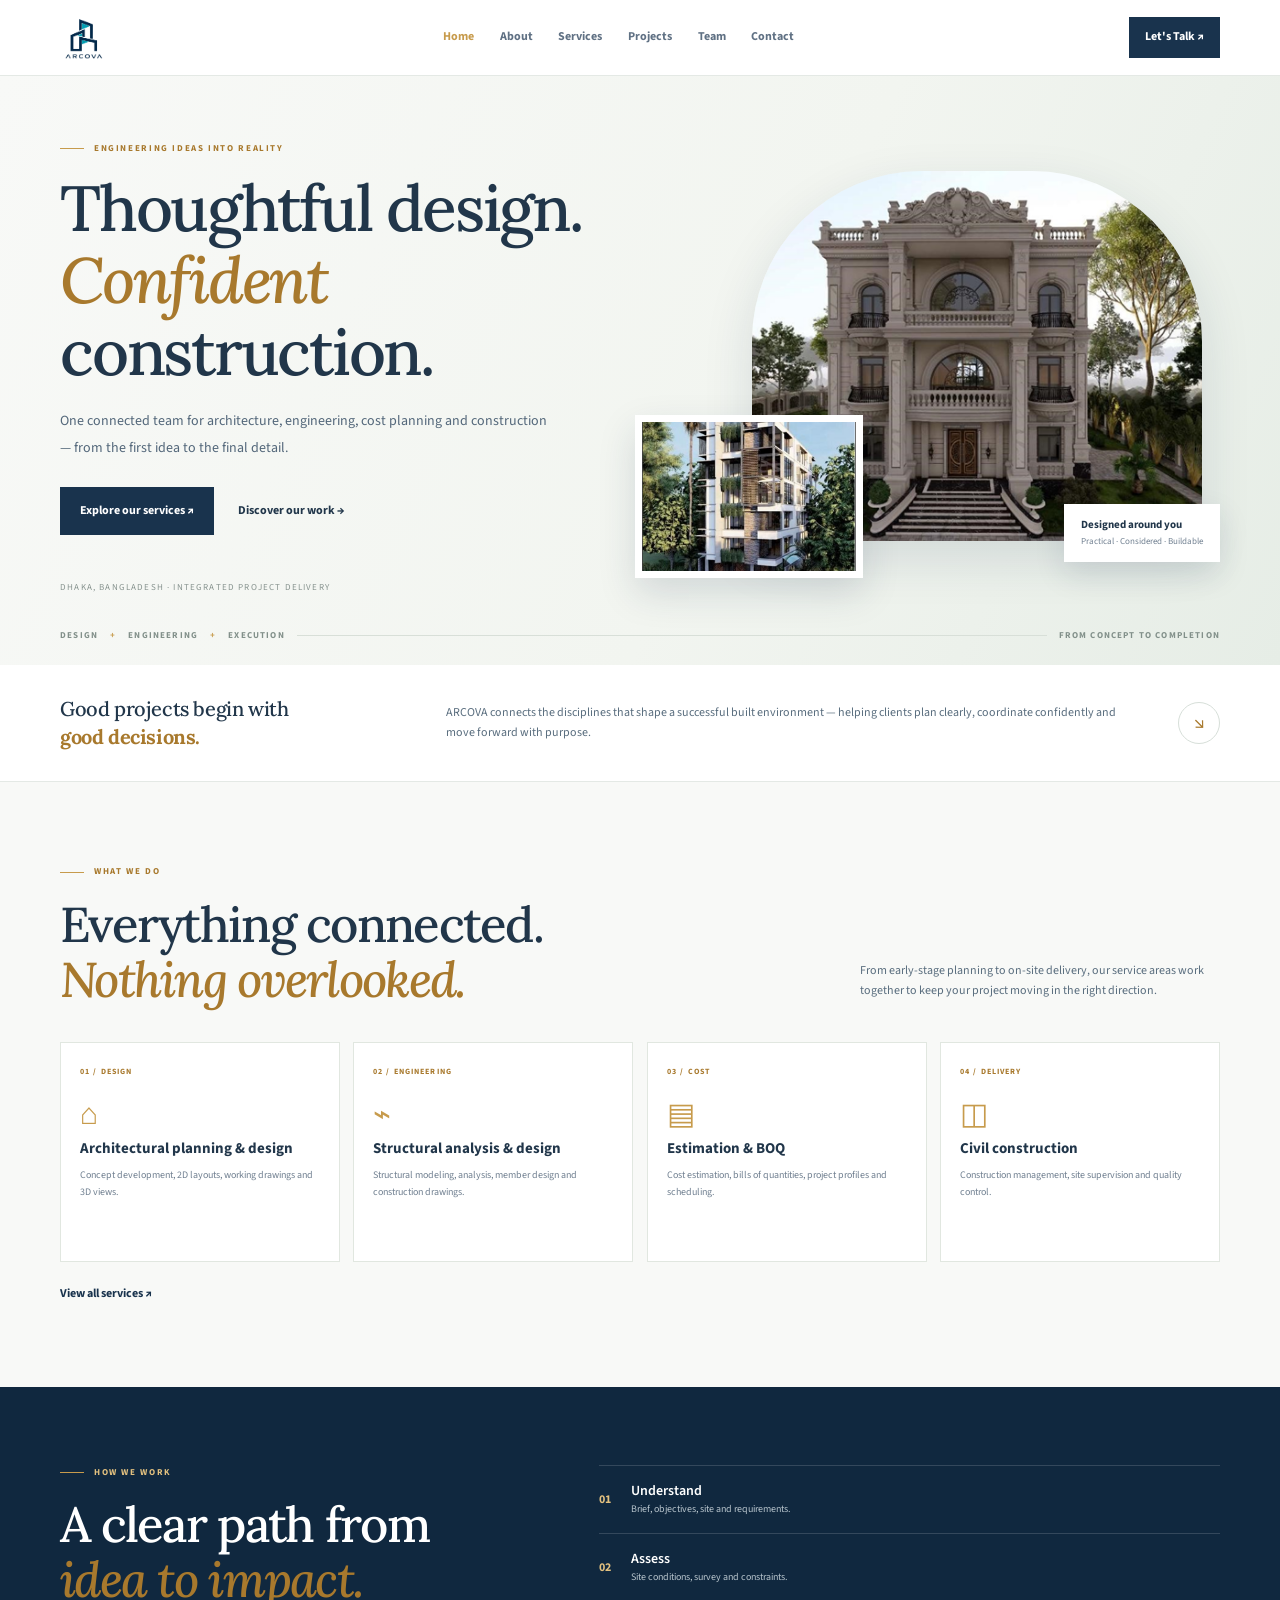
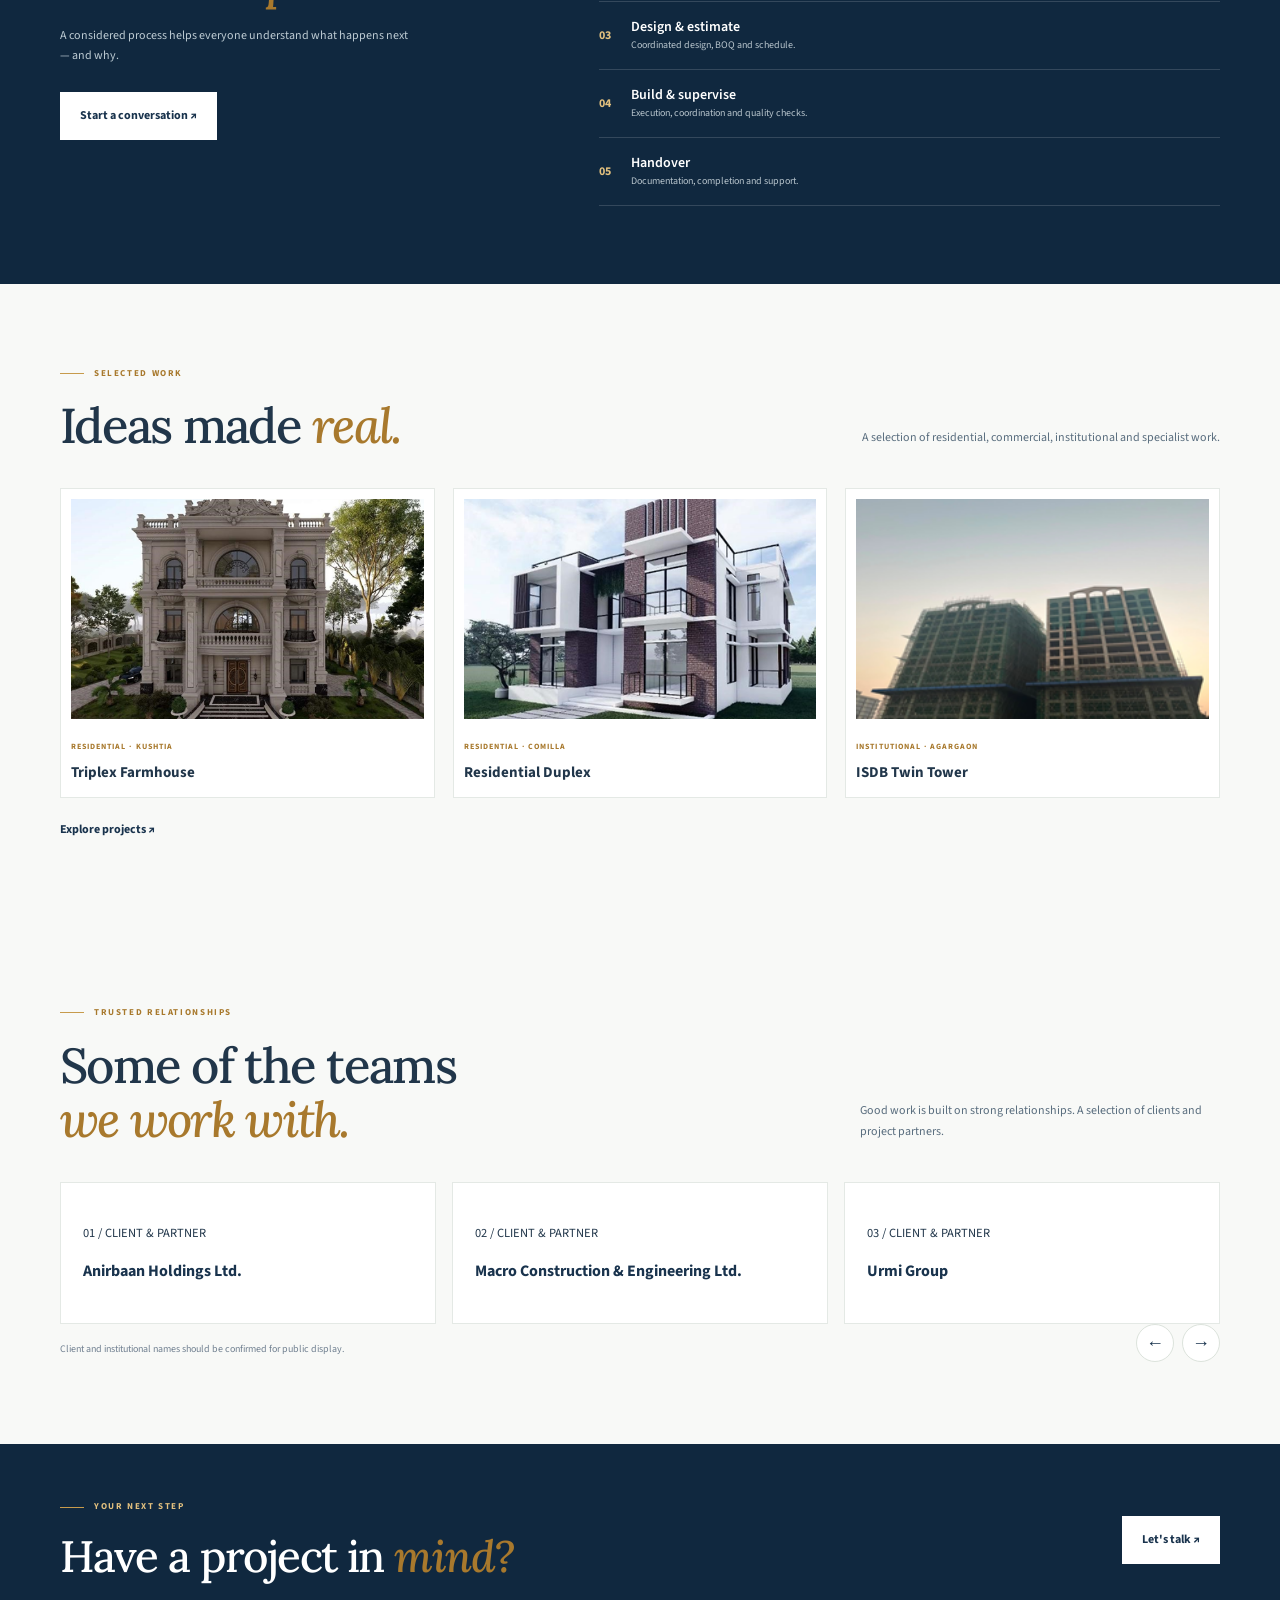
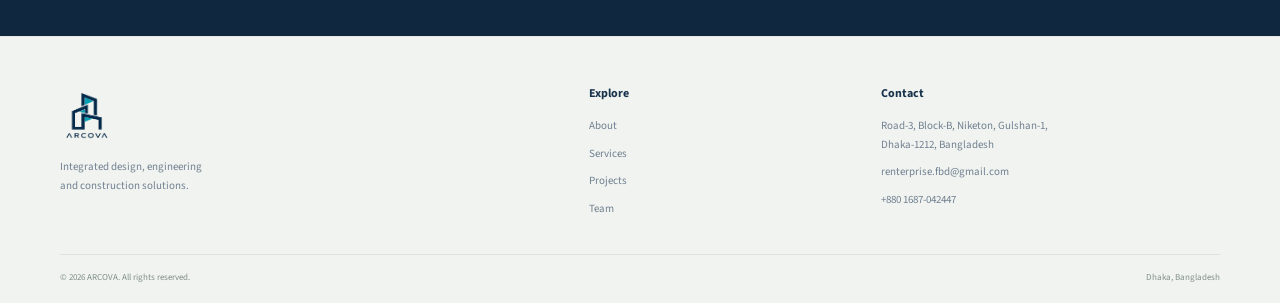
<file: index.html>
<!doctype html>
<html lang="en">
  <head>
    <meta charset="utf-8">
    <meta name="viewport" content="width=device-width,initial-scale=1">
    <title>Home | ARCOVA</title>
    <meta name="description" content="Architecture, engineering, cost planning and construction in Bangladesh.">
    <link rel="preconnect" href="https://fonts.googleapis.com">
    <link rel="preconnect" href="https://fonts.gstatic.com" crossorigin>
    <link href="https://fonts.googleapis.com/css2?family=Lora:wght@400;500;600;700&family=Source+Sans+3:wght@400;500;600;700&display=swap" rel="stylesheet">
    <link rel="stylesheet" href="style.css">
  </head>
  <body>
    <header class="site-header">
      <div class="wrap nav">
        <a class="brand" href="index.html">
          <img class="brand-logo" src="img/Logo_Arcova.png" alt="ARCOVA — Build, Consultation & Design">
        </a>
        <button class="menu-toggle" aria-label="Toggle navigation" aria-expanded="false">☰</button>
        <nav class="menu" aria-label="Main navigation">
          <a aria-current="page" href="index.html">Home</a>
          <a  href="about.html">About</a>
          <a  href="services.html">Services</a>
          <a  href="projects.html">Projects</a>
          <a  href="team.html">Team</a>
          <a  href="contact.html">Contact</a>
        </nav>
        <a class="button small nav-cta" href="contact.html">Let's Talk ↗</a>
      </div>
    </header>
    <main>
      <section class="hero">
        <div class="wrap hero-grid">
          <div>
            <p class="eyebrow">ENGINEERING IDEAS INTO REALITY</p>
            <h1>Thoughtful design.<br>
            <em>Confident</em> construction.</h1>
            <p class="lead">One connected team for architecture, engineering, cost planning and construction — from the first idea to the final detail.</p>
            <div class="actions">
              <a class="button" href="services.html">Explore our services ↗</a>
              <a class="plain-link" href="projects.html">Discover our work →</a>
            </div>
            <p class="location">DHAKA, BANGLADESH · INTEGRATED PROJECT DELIVERY</p>
          </div>
          <div class="hero-art">
            <img class="hero-image" src="img/farmhouse.png" alt="Farmhouse design project">
            <img class="inset-image" src="img/apartment_facade.png" alt="Apartment facade">
            <div class="image-note">
              <b>Designed around you</b>
              <small>Practical · Considered · Buildable</small>
            </div>
          </div>
        </div>
        <div class="wrap hero-strip">DESIGN <i>+</i> ENGINEERING <i>+</i> EXECUTION <span>
      </span> FROM CONCEPT TO COMPLETION</div>
    </section>
    <section class="intro">
      <div class="wrap intro-grid">
        <h2>Good projects begin with<br>
        <strong>good decisions.</strong>
      </h2>
      <p>ARCOVA connects the disciplines that shape a successful built environment — helping clients plan clearly, coordinate confidently and move forward with purpose.</p>
      <a class="circle" href="about.html" aria-label="About ARCOVA">↘</a>
    </div>
  </section>
  <section class="section">
    <div class="wrap">
      <div class="section-head">
        <div>
          <p class="eyebrow">WHAT WE DO</p>
          <h2>Everything connected.<br>
          <em>Nothing overlooked.</em>
        </h2>
      </div>
      <p>From early-stage planning to on-site delivery, our service areas work together to keep your project moving in the right direction.</p>
    </div>
    <div class="service-grid">
      <article class="interactive-card">
        <small>01 / DESIGN</small>
        <b>⌂</b>
        <h3>Architectural planning & design</h3>
        <p>Concept development, 2D layouts, working drawings and 3D views.</p>
      </article>
      <article class="interactive-card">
        <small>02 / ENGINEERING</small>
        <b>⌁</b>
        <h3>Structural analysis & design</h3>
        <p>Structural modeling, analysis, member design and construction drawings.</p>
      </article>
      <article class="interactive-card">
        <small>03 / COST</small>
        <b>▤</b>
        <h3>Estimation & BOQ</h3>
        <p>Cost estimation, bills of quantities, project profiles and scheduling.</p>
      </article>
      <article class="interactive-card">
        <small>04 / DELIVERY</small>
        <b>◫</b>
        <h3>Civil construction</h3>
        <p>Construction management, site supervision and quality control.</p>
      </article>
    </div>
    <a class="text-link" href="services.html">View all services ↗</a>
  </div>
</section>
<section class="process">
  <div class="wrap process-grid">
    <div>
      <p class="eyebrow light">HOW WE WORK</p>
      <h2>A clear path from<br>
      <em>idea to impact.</em>
    </h2>
    <p>A considered process helps everyone understand what happens next — and why.</p>
    <a class="button pale" href="contact.html">Start a conversation ↗</a>
  </div>
  <div class="steps">
    <div>
      <b>01</b>
      <span>
        <strong>Understand</strong>
        <small>Brief, objectives, site and requirements.</small>
      </span>
    </div>
    <div>
      <b>02</b>
      <span>
        <strong>Assess</strong>
        <small>Site conditions, survey and constraints.</small>
      </span>
    </div>
    <div>
      <b>03</b>
      <span>
        <strong>Design & estimate</strong>
        <small>Coordinated design, BOQ and schedule.</small>
      </span>
    </div>
    <div>
      <b>04</b>
      <span>
        <strong>Build & supervise</strong>
        <small>Execution, coordination and quality checks.</small>
      </span>
    </div>
    <div>
      <b>05</b>
      <span>
        <strong>Handover</strong>
        <small>Documentation, completion and support.</small>
      </span>
    </div>
  </div>
</div>
</section>
<section class="section">
  <div class="wrap">
    <div class="section-head">
      <div>
        <p class="eyebrow">SELECTED WORK</p>
        <h2>Ideas made <em>real.</em>
      </h2>
    </div>
    <p>A selection of residential, commercial, institutional and specialist work.</p>
  </div>
  <div class="project-preview">
    <article class="interactive-card">
      <img src="img/farmhouse.png" alt="Triplex farmhouse">
      <small>RESIDENTIAL · KUSHTIA</small>
      <h3>Triplex Farmhouse</h3>
    </article>
    <article class="interactive-card">
      <img src="img/duplex.png" alt="Residential duplex">
      <small>RESIDENTIAL · COMILLA</small>
      <h3>Residential Duplex</h3>
    </article>
    <article class="interactive-card">
      <img src="img/isbd.png" alt="ISDB Twin Tower">
      <small>INSTITUTIONAL · AGARGAON</small>
      <h3>ISDB Twin Tower</h3>
    </article>
  </div>
  <a class="text-link" href="projects.html">Explore projects ↗</a>
</div>
</section>
<section class="section client-section" aria-labelledby="client-heading">
  <div class="wrap">
    <div class="section-head">
      <div>
        <p class="eyebrow">TRUSTED RELATIONSHIPS</p>
        <h2 id="client-heading">Some of the teams<br>
        <em>we work with.</em>
      </h2>
    </div>
    <p>Good work is built on strong relationships. A selection of clients and project partners.</p>
  </div>
  <div class="client-slider" data-slider>
    <div class="client-track" id="client-track">
      <article class="client-slide interactive-card">
        <small>01 / CLIENT & PARTNER</small>
        <strong>Anirbaan Holdings Ltd.</strong>
      </article>
      <article class="client-slide interactive-card">
        <small>02 / CLIENT & PARTNER</small>
        <strong>Macro Construction & Engineering Ltd.</strong>
      </article>
      <article class="client-slide interactive-card">
        <small>03 / CLIENT & PARTNER</small>
        <strong>Urmi Group</strong>
      </article>
      <article class="client-slide interactive-card">
        <small>04 / CLIENT & PARTNER</small>
        <strong>Urban Sight Real Estate Ltd.</strong>
      </article>
      <article class="client-slide interactive-card">
        <small>05 / CLIENT & PARTNER</small>
        <strong>Urbane Studio</strong>
      </article>
      <article class="client-slide interactive-card">
        <small>06 / CLIENT & PARTNER</small>
        <strong>Civil Aviation Authority of Bangladesh</strong>
      </article>
      <article class="client-slide interactive-card">
        <small>07 / CLIENT & PARTNER</small>
        <strong>Bangladesh Air Force</strong>
      </article>
      <article class="client-slide interactive-card">
        <small>08 / CLIENT & PARTNER</small>
        <strong>China Railway Construction Group JV</strong>
      </article>
    </div>
  </div>
  <div class="client-slider-controls">
    <p class="fineprint">Client and institutional names should be confirmed for public display.</p>
    <div>
      <button type="button" class="slider-arrow" data-slide="prev" aria-label="Previous clients">←</button>
      <button type="button" class="slider-arrow" data-slide="next" aria-label="Next clients">→</button>
    </div>
  </div>
</div>
</section>
<section class="contact-band">
  <div class="wrap band-inner">
    <div>
      <p class="eyebrow light">YOUR NEXT STEP</p>
      <h2>Have a project in <em>mind?</em>
    </h2>
  </div>
  <a class="button pale" href="contact.html">Let's talk ↗</a>
</div>
</section>
</main>
<footer class="site-footer">
  <div class="wrap footer-grid">
    <div>
      <a class="brand footer-brand" href="index.html">
        <img class="brand-logo" src="img/Logo_Arcova.png" alt="ARCOVA — Build, Consultation & Design">
      </a>
      <p>Integrated design, engineering<br>and construction solutions.</p>
    </div>
    <div>
      <b>Explore</b>
      <a href="about.html">About</a>
      <a href="services.html">Services</a>
      <a href="projects.html">Projects</a>
      <a href="team.html">Team</a>
    </div>
    <div>
      <b>Contact</b>
      <span>Road-3, Block-B, Niketon, Gulshan-1,<br>Dhaka-1212, Bangladesh</span>
      <a href="mailto:renterprise.fbd@gmail.com">renterprise.fbd@gmail.com</a>
      <a href="tel:+8801687042447">+880 1687-042447</a>
    </div>
  </div>
  <div class="wrap copyright">© 2026 ARCOVA. All rights reserved. <span>Dhaka, Bangladesh</span>
</div>
</footer>
<script src="script.js">
</script>
</body>
</html>
</file>
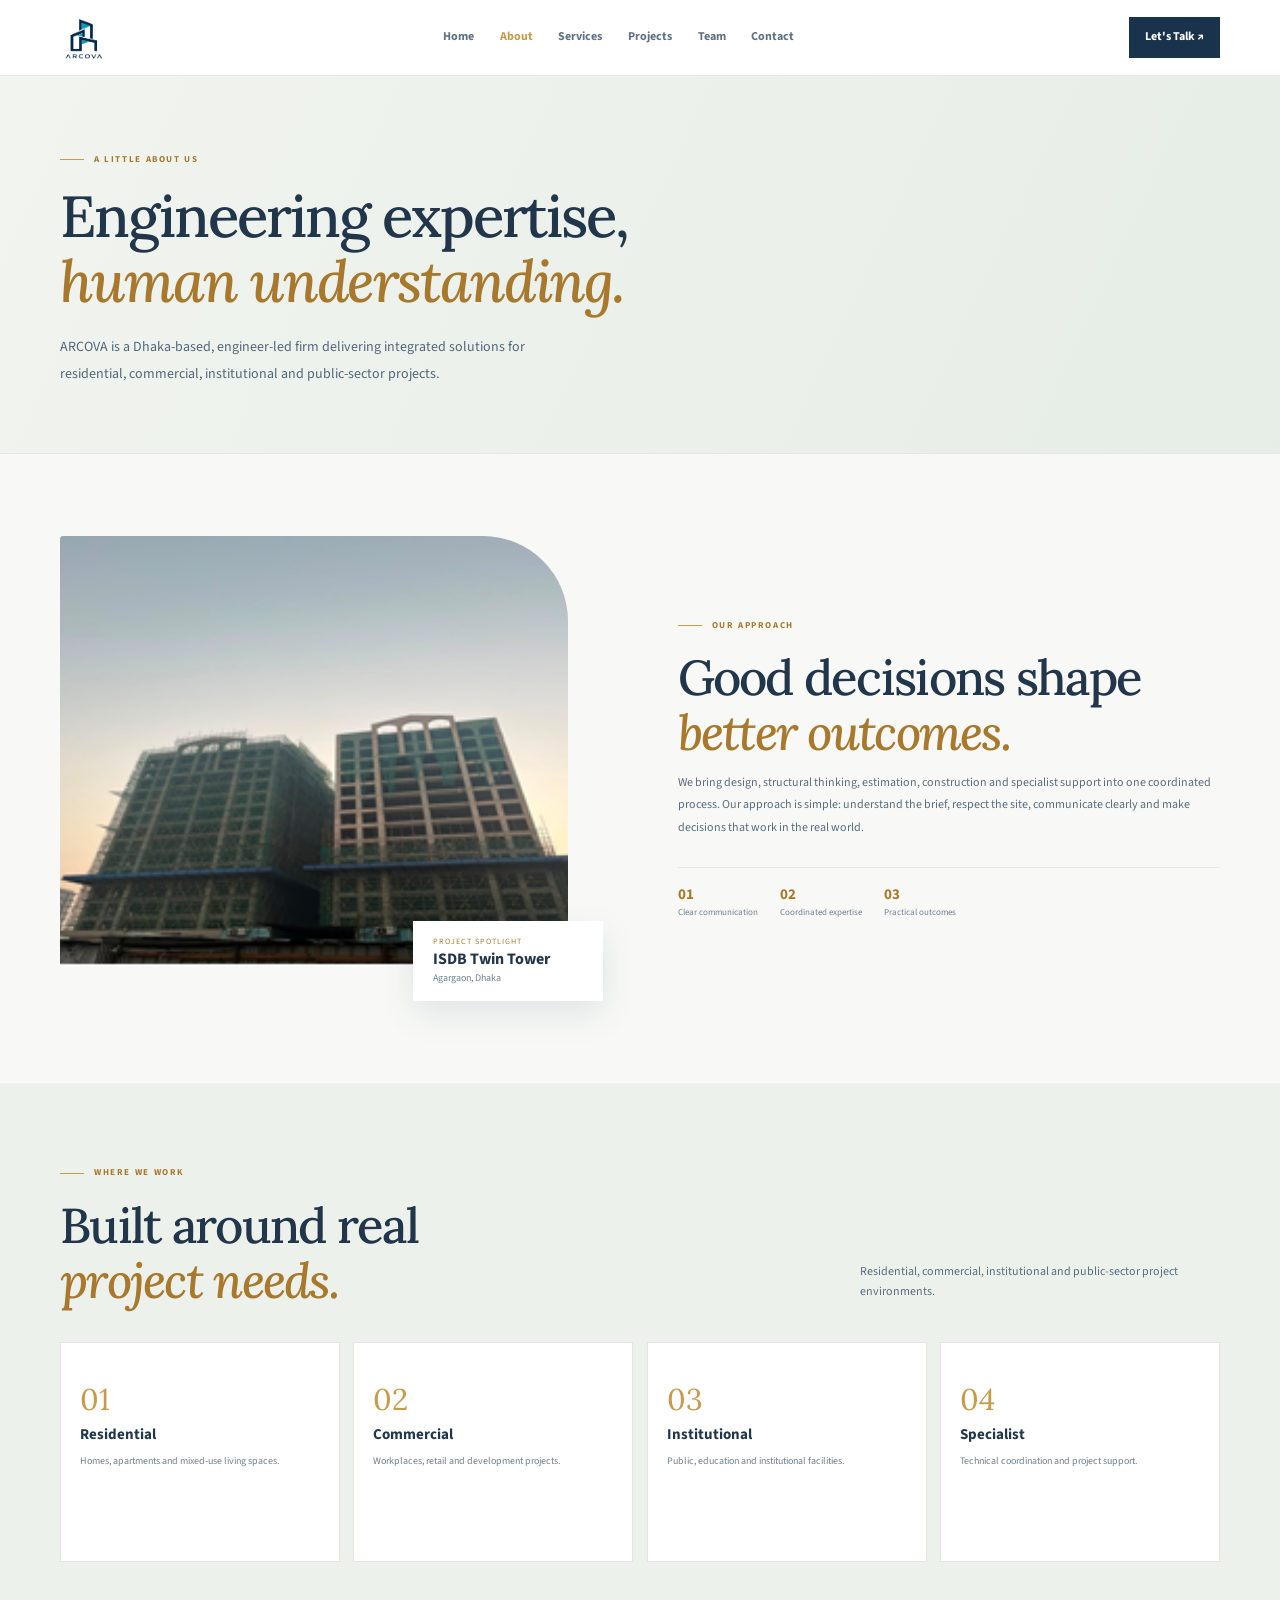
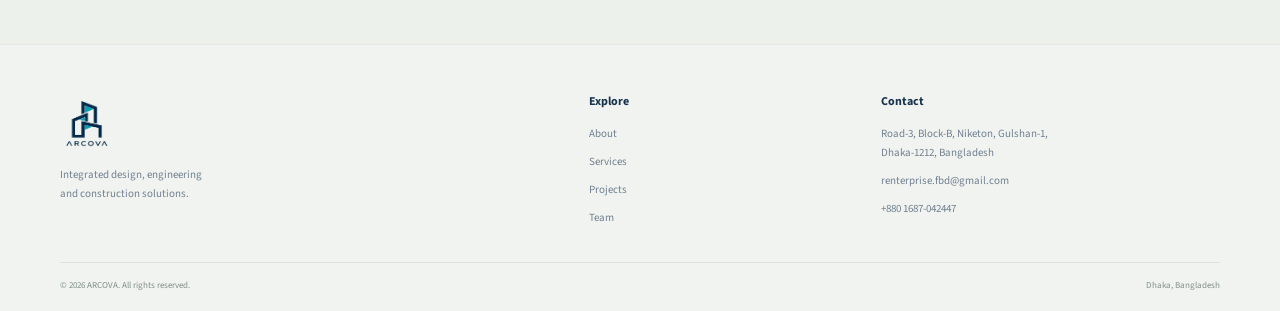
<file: about.html>
<!doctype html>
<html lang="en">
  <head>
    <meta charset="utf-8">
    <meta name="viewport" content="width=device-width,initial-scale=1">
    <title>About | ARCOVA</title>
    <meta name="description" content="Who ARCOVA is, how we work and the sectors we serve.">
    <link rel="preconnect" href="https://fonts.googleapis.com">
    <link rel="preconnect" href="https://fonts.gstatic.com" crossorigin>
    <link href="https://fonts.googleapis.com/css2?family=Lora:wght@400;500;600;700&family=Source+Sans+3:wght@400;500;600;700&display=swap" rel="stylesheet">
    <link rel="stylesheet" href="style.css">
  </head>
  <body>
    <header class="site-header">
      <div class="wrap nav">
        <a class="brand" href="index.html">
          <img class="brand-logo" src="img/Logo_Arcova.png" alt="ARCOVA — Build, Consultation & Design">
        </a>
        <button class="menu-toggle" aria-label="Toggle navigation" aria-expanded="false">☰</button>
        <nav class="menu" aria-label="Main navigation">
          <a  href="index.html">Home</a>
          <a aria-current="page" href="about.html">About</a>
          <a  href="services.html">Services</a>
          <a  href="projects.html">Projects</a>
          <a  href="team.html">Team</a>
          <a  href="contact.html">Contact</a>
        </nav>
        <a class="button small nav-cta" href="contact.html">Let's Talk ↗</a>
      </div>
    </header>
    <main>
      <section class="page-hero">
        <div class="wrap">
          <p class="eyebrow">A LITTLE ABOUT US</p>
          <h1>Engineering expertise,<br>
          <em>human understanding.</em>
        </h1>
        <p class="lead">ARCOVA is a Dhaka-based, engineer-led firm delivering integrated solutions for residential, commercial, institutional and public-sector projects.</p>
      </div>
    </section>
    <section class="section">
      <div class="wrap about-grid">
        <div class="about-image">
          <img src="img/isbd.png" alt="ISDB Twin Tower">
          <div class="caption">
            <small>PROJECT SPOTLIGHT</small>
            <b>ISDB Twin Tower</b>
            <span>Agargaon, Dhaka</span>
          </div>
        </div>
        <div>
          <p class="eyebrow">OUR APPROACH</p>
          <h2>Good decisions shape<br>
          <em>better outcomes.</em>
        </h2>
        <p>We bring design, structural thinking, estimation, construction and specialist support into one coordinated process. Our approach is simple: understand the brief, respect the site, communicate clearly and make decisions that work in the real world.</p>
        <div class="values">
          <span>
            <b>01</b> Clear communication</span>
            <span>
              <b>02</b> Coordinated expertise</span>
              <span>
                <b>03</b> Practical outcomes</span>
              </div>
            </div>
          </div>
        </section>
        <section class="services section">
          <div class="wrap">
            <div class="section-head">
              <div>
                <p class="eyebrow">WHERE WE WORK</p>
                <h2>Built around real<br>
                <em>project needs.</em>
              </h2>
            </div>
            <p>Residential, commercial, institutional and public-sector project environments.</p>
          </div>
          <div class="service-grid">
            <article class="interactive-card">
              <b>01</b>
              <h3>Residential</h3>
              <p>Homes, apartments and mixed-use living spaces.</p>
            </article>
            <article class="interactive-card">
              <b>02</b>
              <h3>Commercial</h3>
              <p>Workplaces, retail and development projects.</p>
            </article>
            <article class="interactive-card">
              <b>03</b>
              <h3>Institutional</h3>
              <p>Public, education and institutional facilities.</p>
            </article>
            <article class="interactive-card">
              <b>04</b>
              <h3>Specialist</h3>
              <p>Technical coordination and project support.</p>
            </article>
          </div>
        </div>
      </section>
    </main>
    <footer class="site-footer">
      <div class="wrap footer-grid">
        <div>
          <a class="brand footer-brand" href="index.html">
            <img class="brand-logo" src="img/Logo_Arcova.png" alt="ARCOVA — Build, Consultation & Design">
          </a>
          <p>Integrated design, engineering<br>and construction solutions.</p>
        </div>
        <div>
          <b>Explore</b>
          <a href="about.html">About</a>
          <a href="services.html">Services</a>
          <a href="projects.html">Projects</a>
          <a href="team.html">Team</a>
        </div>
        <div>
          <b>Contact</b>
          <span>Road-3, Block-B, Niketon, Gulshan-1,<br>Dhaka-1212, Bangladesh</span>
          <a href="mailto:renterprise.fbd@gmail.com">renterprise.fbd@gmail.com</a>
          <a href="tel:+8801687042447">+880 1687-042447</a>
        </div>
      </div>
      <div class="wrap copyright">© 2026 ARCOVA. All rights reserved. <span>Dhaka, Bangladesh</span>
    </div>
  </footer>
  <script src="script.js">
  </script>
</body>
</html>
</file>
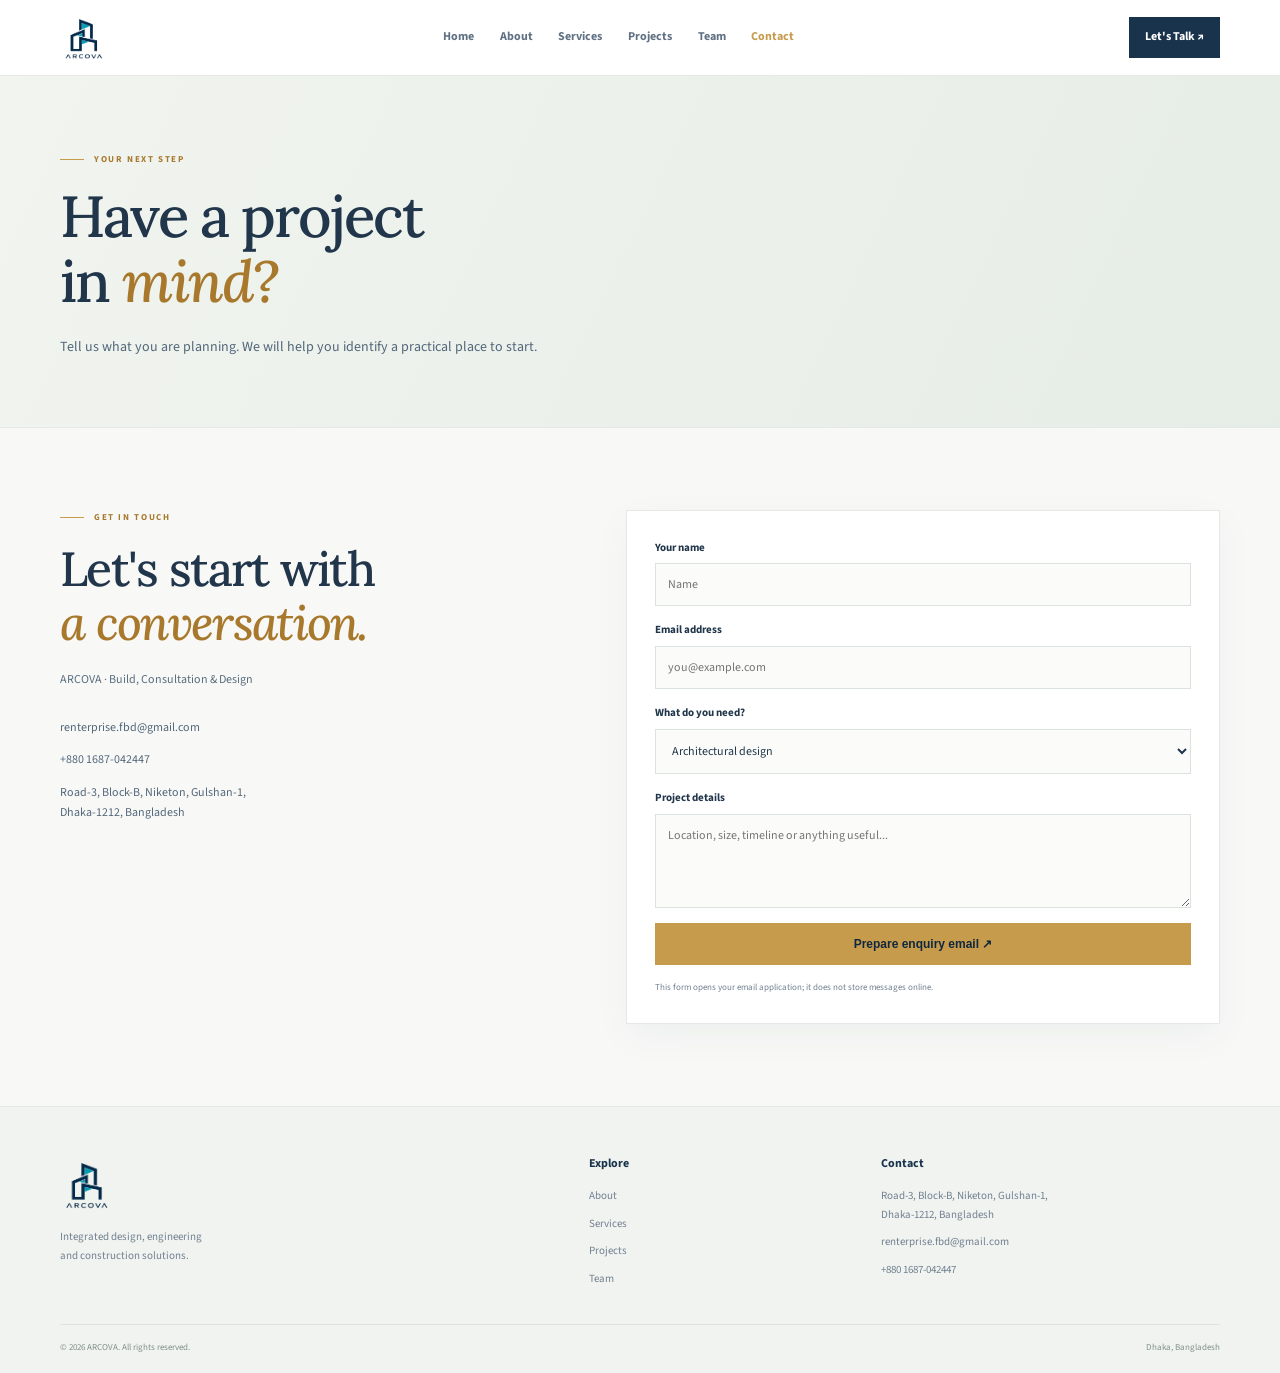
<file: contact.html>
<!doctype html>
<html lang="en">
  <head>
    <meta charset="utf-8">
    <meta name="viewport" content="width=device-width,initial-scale=1">
    <title>Contact | ARCOVA</title>
    <meta name="description" content="Contact ARCOVA in Dhaka for design, engineering and construction enquiries.">
    <link rel="preconnect" href="https://fonts.googleapis.com">
    <link rel="preconnect" href="https://fonts.gstatic.com" crossorigin>
    <link href="https://fonts.googleapis.com/css2?family=Lora:wght@400;500;600;700&family=Source+Sans+3:wght@400;500;600;700&display=swap" rel="stylesheet">
    <link rel="stylesheet" href="style.css">
  </head>
  <body>
    <header class="site-header">
      <div class="wrap nav">
        <a class="brand" href="index.html">
          <img class="brand-logo" src="img/Logo_Arcova.png" alt="ARCOVA — Build, Consultation & Design">
        </a>
        <button class="menu-toggle" aria-label="Toggle navigation" aria-expanded="false">☰</button>
        <nav class="menu" aria-label="Main navigation">
          <a  href="index.html">Home</a>
          <a  href="about.html">About</a>
          <a  href="services.html">Services</a>
          <a  href="projects.html">Projects</a>
          <a  href="team.html">Team</a>
          <a aria-current="page" href="contact.html">Contact</a>
        </nav>
        <a class="button small nav-cta" href="contact.html">Let's Talk ↗</a>
      </div>
    </header>
    <main>
      <section class="page-hero">
        <div class="wrap">
          <p class="eyebrow">YOUR NEXT STEP</p>
          <h1>Have a project<br>in <em>mind?</em>
        </h1>
        <p class="lead">Tell us what you are planning. We will help you identify a practical place to start.</p>
      </div>
    </section>
    <section class="section">
      <div class="wrap contact-grid contact-page">
        <div>
          <p class="eyebrow">GET IN TOUCH</p>
          <h2>Let's start with<br>
          <em>a conversation.</em>
        </h2>
        <p>ARCOVA · Build, Consultation & Design</p>
        <div class="contact-info">
          <a href="mailto:renterprise.fbd@gmail.com">renterprise.fbd@gmail.com</a>
          <a href="tel:+8801687042447">+880 1687-042447</a>
          <span>Road-3, Block-B, Niketon, Gulshan-1,<br>Dhaka-1212, Bangladesh</span>
        </div>
      </div>
      <form id="enquiry" class="enquiry-form">
        <label>Your name<input name="name" required placeholder="Name">
      </label>
      <label>Email address<input name="email" type="email" required placeholder="you@example.com">
    </label>
    <label>What do you need?<select name="service">
    <option>Architectural design</option>
    <option>Structural design</option>
    <option>BOQ & estimation</option>
    <option>Civil construction</option>
    <option>Interior design</option>
    <option>MEP & supply</option>
    <option>Soil test & survey</option>
    <option>Other</option>
  </select>
</label>
<label>Project details<textarea name="message" rows="4" placeholder="Location, size, timeline or anything useful...">
</textarea>
</label>
<button class="button gold" type="submit">Prepare enquiry email ↗</button>
<small class="form-note">This form opens your email application; it does not store messages online.</small>
</form>
</div>
</section>
</main>
<footer class="site-footer">
  <div class="wrap footer-grid">
    <div>
      <a class="brand footer-brand" href="index.html">
        <img class="brand-logo" src="img/Logo_Arcova.png" alt="ARCOVA — Build, Consultation & Design">
      </a>
      <p>Integrated design, engineering<br>and construction solutions.</p>
    </div>
    <div>
      <b>Explore</b>
      <a href="about.html">About</a>
      <a href="services.html">Services</a>
      <a href="projects.html">Projects</a>
      <a href="team.html">Team</a>
    </div>
    <div>
      <b>Contact</b>
      <span>Road-3, Block-B, Niketon, Gulshan-1,<br>Dhaka-1212, Bangladesh</span>
      <a href="mailto:renterprise.fbd@gmail.com">renterprise.fbd@gmail.com</a>
      <a href="tel:+8801687042447">+880 1687-042447</a>
    </div>
  </div>
  <div class="wrap copyright">© 2026 ARCOVA. All rights reserved. <span>Dhaka, Bangladesh</span>
</div>
</footer>
<script src="script.js">
</script>
</body>
</html>
</file>
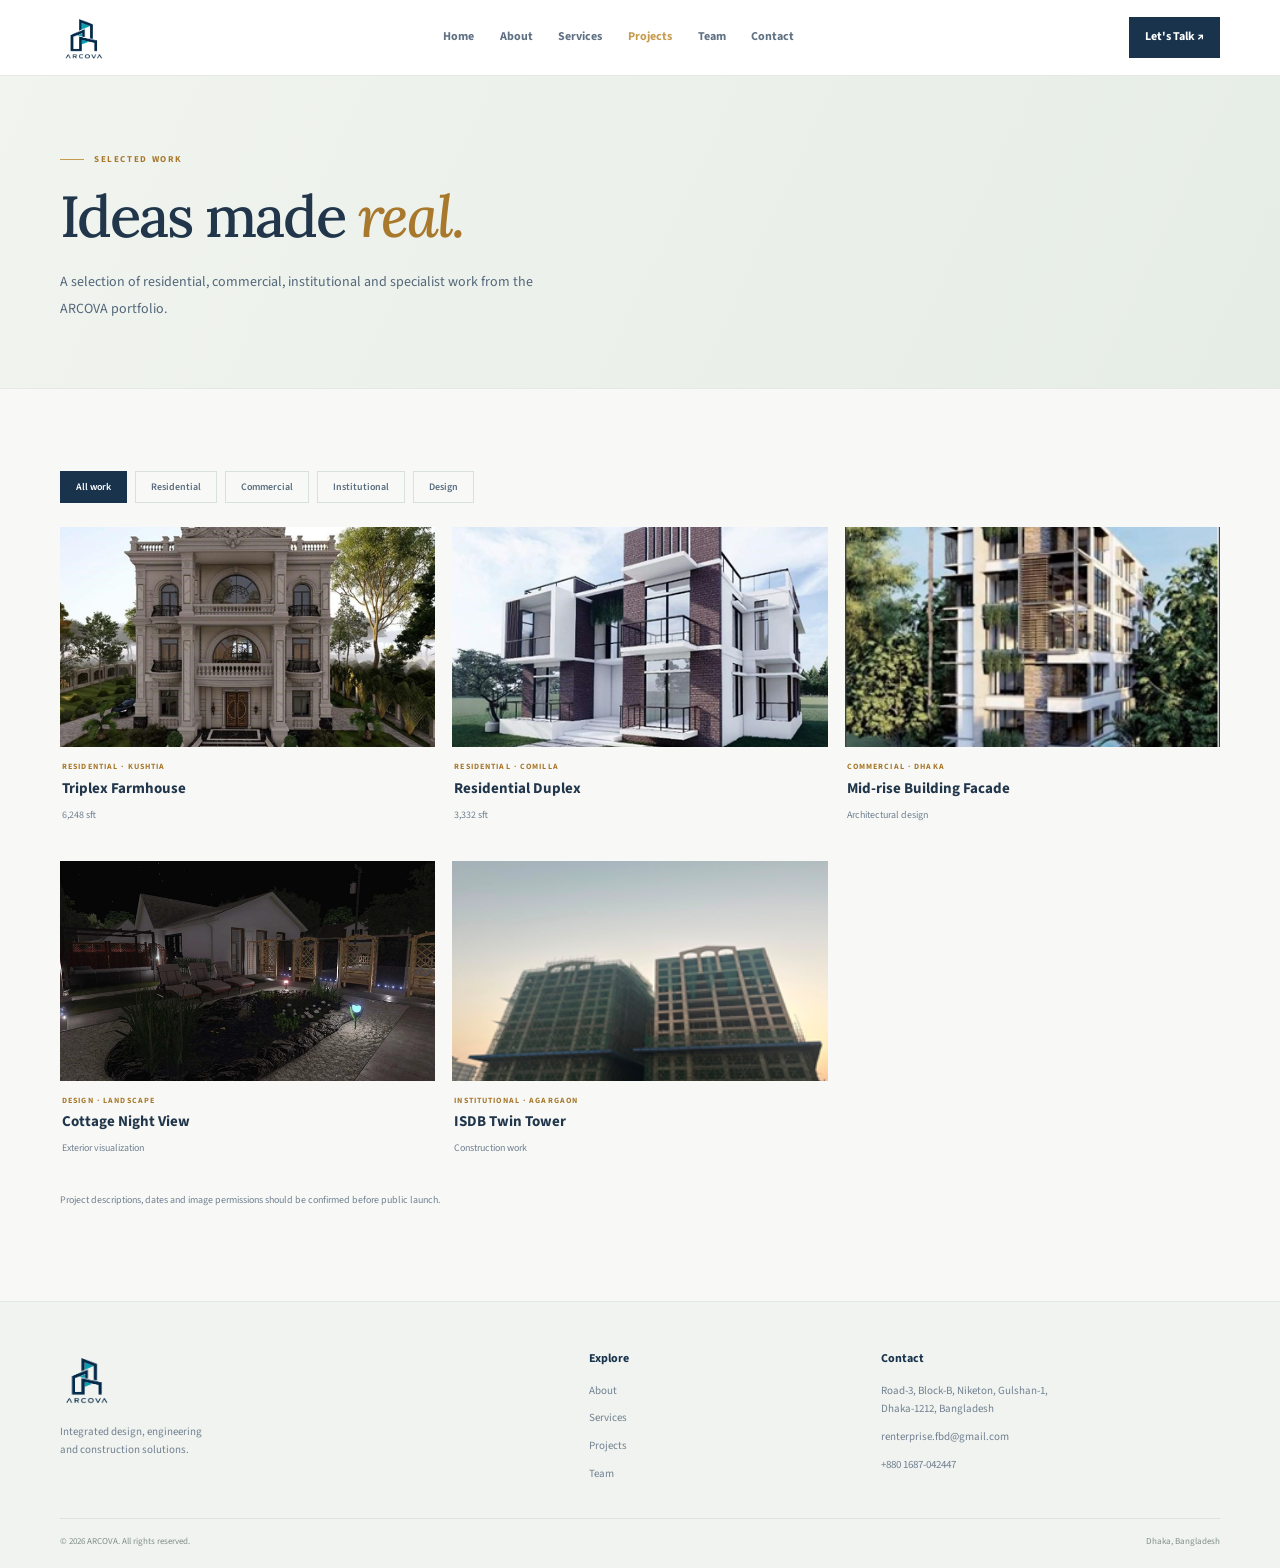
<file: projects.html>
<!doctype html>
<html lang="en">
  <head>
    <meta charset="utf-8">
    <meta name="viewport" content="width=device-width,initial-scale=1">
    <title>Projects | ARCOVA</title>
    <meta name="description" content="Selected residential, commercial, institutional and design projects by ARCOVA.">
    <link rel="preconnect" href="https://fonts.googleapis.com">
    <link rel="preconnect" href="https://fonts.gstatic.com" crossorigin>
    <link href="https://fonts.googleapis.com/css2?family=Lora:wght@400;500;600;700&family=Source+Sans+3:wght@400;500;600;700&display=swap" rel="stylesheet">
    <link rel="stylesheet" href="style.css">
  </head>
  <body>
    <header class="site-header">
      <div class="wrap nav">
        <a class="brand" href="index.html">
          <img class="brand-logo" src="img/Logo_Arcova.png" alt="ARCOVA — Build, Consultation & Design">
        </a>
        <button class="menu-toggle" aria-label="Toggle navigation" aria-expanded="false">☰</button>
        <nav class="menu" aria-label="Main navigation">
          <a  href="index.html">Home</a>
          <a  href="about.html">About</a>
          <a  href="services.html">Services</a>
          <a aria-current="page" href="projects.html">Projects</a>
          <a  href="team.html">Team</a>
          <a  href="contact.html">Contact</a>
        </nav>
        <a class="button small nav-cta" href="contact.html">Let's Talk ↗</a>
      </div>
    </header>
    <main>
      <section class="page-hero">
        <div class="wrap">
          <p class="eyebrow">SELECTED WORK</p>
          <h1>Ideas made <em>real.</em>
        </h1>
        <p class="lead">A selection of residential, commercial, institutional and specialist work from the ARCOVA portfolio.</p>
      </div>
    </section>
    <section class="section">
      <div class="wrap">
        <div class="filters">
          <button class="active" data-filter="all">All work</button>
          <button data-filter="residential">Residential</button>
          <button data-filter="commercial">Commercial</button>
          <button data-filter="institutional">Institutional</button>
          <button data-filter="design">Design</button>
        </div>
        <div class="projects">
          <article class="interactive-card" data-category="residential">
            <img src="img/farmhouse.png" alt="Triplex Farmhouse">
            <small>RESIDENTIAL · KUSHTIA</small>
            <h3>Triplex Farmhouse</h3>
            <p>6,248 sft</p>
          </article>
          <article class="interactive-card" data-category="residential">
            <img src="img/duplex.png" alt="Residential Duplex">
            <small>RESIDENTIAL · COMILLA</small>
            <h3>Residential Duplex</h3>
            <p>3,332 sft</p>
          </article>
          <article class="interactive-card" data-category="commercial">
            <img src="img/apartment_facade.png" alt="Apartment facade">
            <small>COMMERCIAL · DHAKA</small>
            <h3>Mid-rise Building Facade</h3>
            <p>Architectural design</p>
          </article>
          <article class="interactive-card" data-category="design">
            <img src="img/cottage_night.png" alt="Cottage night view">
            <small>DESIGN · LANDSCAPE</small>
            <h3>Cottage Night View</h3>
            <p>Exterior visualization</p>
          </article>
          <article class="interactive-card" data-category="institutional">
            <img src="img/isbd.png" alt="ISDB Twin Tower">
            <small>INSTITUTIONAL · AGARGAON</small>
            <h3>ISDB Twin Tower</h3>
            <p>Construction work</p>
          </article>
        </div>
        <p class="fineprint">Project descriptions, dates and image permissions should be confirmed before public launch.</p>
      </div>
    </section>
  </main>
  <footer class="site-footer">
    <div class="wrap footer-grid">
      <div>
        <a class="brand footer-brand" href="index.html">
          <img class="brand-logo" src="img/Logo_Arcova.png" alt="ARCOVA — Build, Consultation & Design">
        </a>
        <p>Integrated design, engineering<br>and construction solutions.</p>
      </div>
      <div>
        <b>Explore</b>
        <a href="about.html">About</a>
        <a href="services.html">Services</a>
        <a href="projects.html">Projects</a>
        <a href="team.html">Team</a>
      </div>
      <div>
        <b>Contact</b>
        <span>Road-3, Block-B, Niketon, Gulshan-1,<br>Dhaka-1212, Bangladesh</span>
        <a href="mailto:renterprise.fbd@gmail.com">renterprise.fbd@gmail.com</a>
        <a href="tel:+8801687042447">+880 1687-042447</a>
      </div>
    </div>
    <div class="wrap copyright">© 2026 ARCOVA. All rights reserved. <span>Dhaka, Bangladesh</span>
  </div>
</footer>
<script src="script.js">
</script>
</body>
</html>
</file>
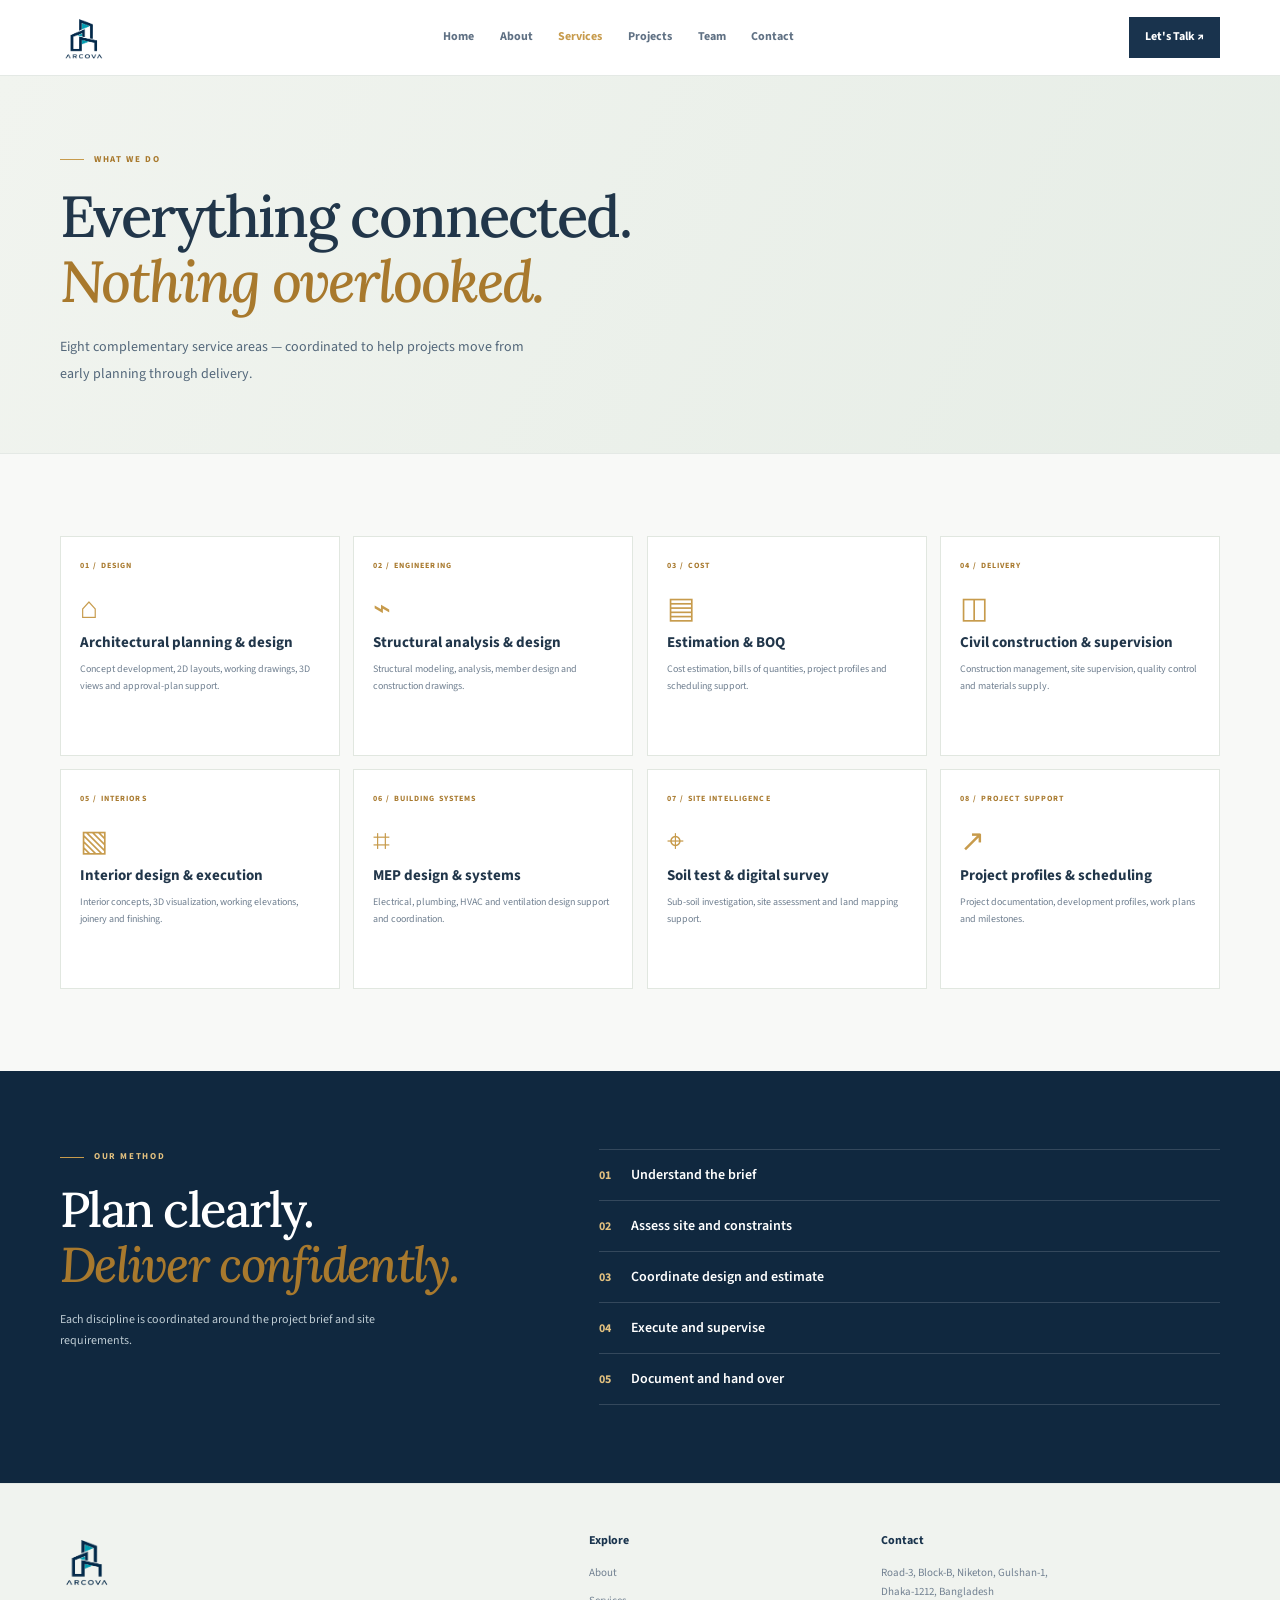
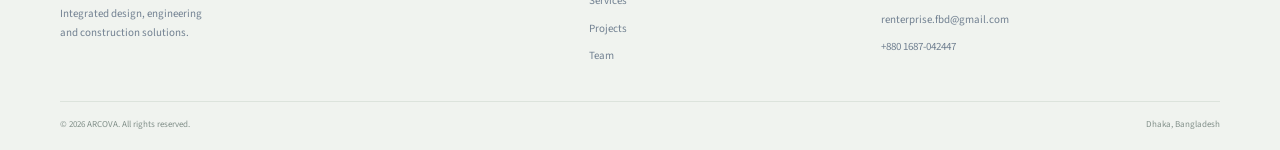
<file: services.html>
<!doctype html>
<html lang="en">
  <head>
    <meta charset="utf-8">
    <meta name="viewport" content="width=device-width,initial-scale=1">
    <title>Services | ARCOVA</title>
    <meta name="description" content="Architecture, structural design, estimation, construction, interior and MEP services.">
    <link rel="preconnect" href="https://fonts.googleapis.com">
    <link rel="preconnect" href="https://fonts.gstatic.com" crossorigin>
    <link href="https://fonts.googleapis.com/css2?family=Lora:wght@400;500;600;700&family=Source+Sans+3:wght@400;500;600;700&display=swap" rel="stylesheet">
    <link rel="stylesheet" href="style.css">
  </head>
  <body>
    <header class="site-header">
      <div class="wrap nav">
        <a class="brand" href="index.html">
          <img class="brand-logo" src="img/Logo_Arcova.png" alt="ARCOVA — Build, Consultation & Design">
        </a>
        <button class="menu-toggle" aria-label="Toggle navigation" aria-expanded="false">☰</button>
        <nav class="menu" aria-label="Main navigation">
          <a  href="index.html">Home</a>
          <a  href="about.html">About</a>
          <a aria-current="page" href="services.html">Services</a>
          <a  href="projects.html">Projects</a>
          <a  href="team.html">Team</a>
          <a  href="contact.html">Contact</a>
        </nav>
        <a class="button small nav-cta" href="contact.html">Let's Talk ↗</a>
      </div>
    </header>
    <main>
      <section class="page-hero">
        <div class="wrap">
          <p class="eyebrow">WHAT WE DO</p>
          <h1>Everything connected.<br>
          <em>Nothing overlooked.</em>
        </h1>
        <p class="lead">Eight complementary service areas — coordinated to help projects move from early planning through delivery.</p>
      </div>
    </section>
    <section class="section">
      <div class="wrap">
        <div class="service-grid service-grid-wide">
          <article class="interactive-card">
            <small>01 / DESIGN</small>
            <b>⌂</b>
            <h3>Architectural planning & design</h3>
            <p>Concept development, 2D layouts, working drawings, 3D views and approval-plan support.</p>
          </article>
          <article class="interactive-card">
            <small>02 / ENGINEERING</small>
            <b>⌁</b>
            <h3>Structural analysis & design</h3>
            <p>Structural modeling, analysis, member design and construction drawings.</p>
          </article>
          <article class="interactive-card">
            <small>03 / COST</small>
            <b>▤</b>
            <h3>Estimation & BOQ</h3>
            <p>Cost estimation, bills of quantities, project profiles and scheduling support.</p>
          </article>
          <article class="interactive-card">
            <small>04 / DELIVERY</small>
            <b>◫</b>
            <h3>Civil construction & supervision</h3>
            <p>Construction management, site supervision, quality control and materials supply.</p>
          </article>
          <article class="interactive-card">
            <small>05 / INTERIORS</small>
            <b>▧</b>
            <h3>Interior design & execution</h3>
            <p>Interior concepts, 3D visualization, working elevations, joinery and finishing.</p>
          </article>
          <article class="interactive-card">
            <small>06 / BUILDING SYSTEMS</small>
            <b>⌗</b>
            <h3>MEP design & systems</h3>
            <p>Electrical, plumbing, HVAC and ventilation design support and coordination.</p>
          </article>
          <article class="interactive-card">
            <small>07 / SITE INTELLIGENCE</small>
            <b>⌖</b>
            <h3>Soil test & digital survey</h3>
            <p>Sub-soil investigation, site assessment and land mapping support.</p>
          </article>
          <article class="interactive-card">
            <small>08 / PROJECT SUPPORT</small>
            <b>↗</b>
            <h3>Project profiles & scheduling</h3>
            <p>Project documentation, development profiles, work plans and milestones.</p>
          </article>
        </div>
      </div>
    </section>
    <section class="process">
      <div class="wrap process-grid">
        <div>
          <p class="eyebrow light">OUR METHOD</p>
          <h2>Plan clearly.<br>
          <em>Deliver confidently.</em>
        </h2>
        <p>Each discipline is coordinated around the project brief and site requirements.</p>
      </div>
      <div class="steps">
        <div>
          <b>01</b>
          <span>
            <strong>Understand the brief</strong>
          </span>
        </div>
        <div>
          <b>02</b>
          <span>
            <strong>Assess site and constraints</strong>
          </span>
        </div>
        <div>
          <b>03</b>
          <span>
            <strong>Coordinate design and estimate</strong>
          </span>
        </div>
        <div>
          <b>04</b>
          <span>
            <strong>Execute and supervise</strong>
          </span>
        </div>
        <div>
          <b>05</b>
          <span>
            <strong>Document and hand over</strong>
          </span>
        </div>
      </div>
    </div>
  </section>
</main>
<footer class="site-footer">
  <div class="wrap footer-grid">
    <div>
      <a class="brand footer-brand" href="index.html">
        <img class="brand-logo" src="img/Logo_Arcova.png" alt="ARCOVA — Build, Consultation & Design">
      </a>
      <p>Integrated design, engineering<br>and construction solutions.</p>
    </div>
    <div>
      <b>Explore</b>
      <a href="about.html">About</a>
      <a href="services.html">Services</a>
      <a href="projects.html">Projects</a>
      <a href="team.html">Team</a>
    </div>
    <div>
      <b>Contact</b>
      <span>Road-3, Block-B, Niketon, Gulshan-1,<br>Dhaka-1212, Bangladesh</span>
      <a href="mailto:renterprise.fbd@gmail.com">renterprise.fbd@gmail.com</a>
      <a href="tel:+8801687042447">+880 1687-042447</a>
    </div>
  </div>
  <div class="wrap copyright">© 2026 ARCOVA. All rights reserved. <span>Dhaka, Bangladesh</span>
</div>
</footer>
<script src="script.js">
</script>
</body>
</html>
</file>
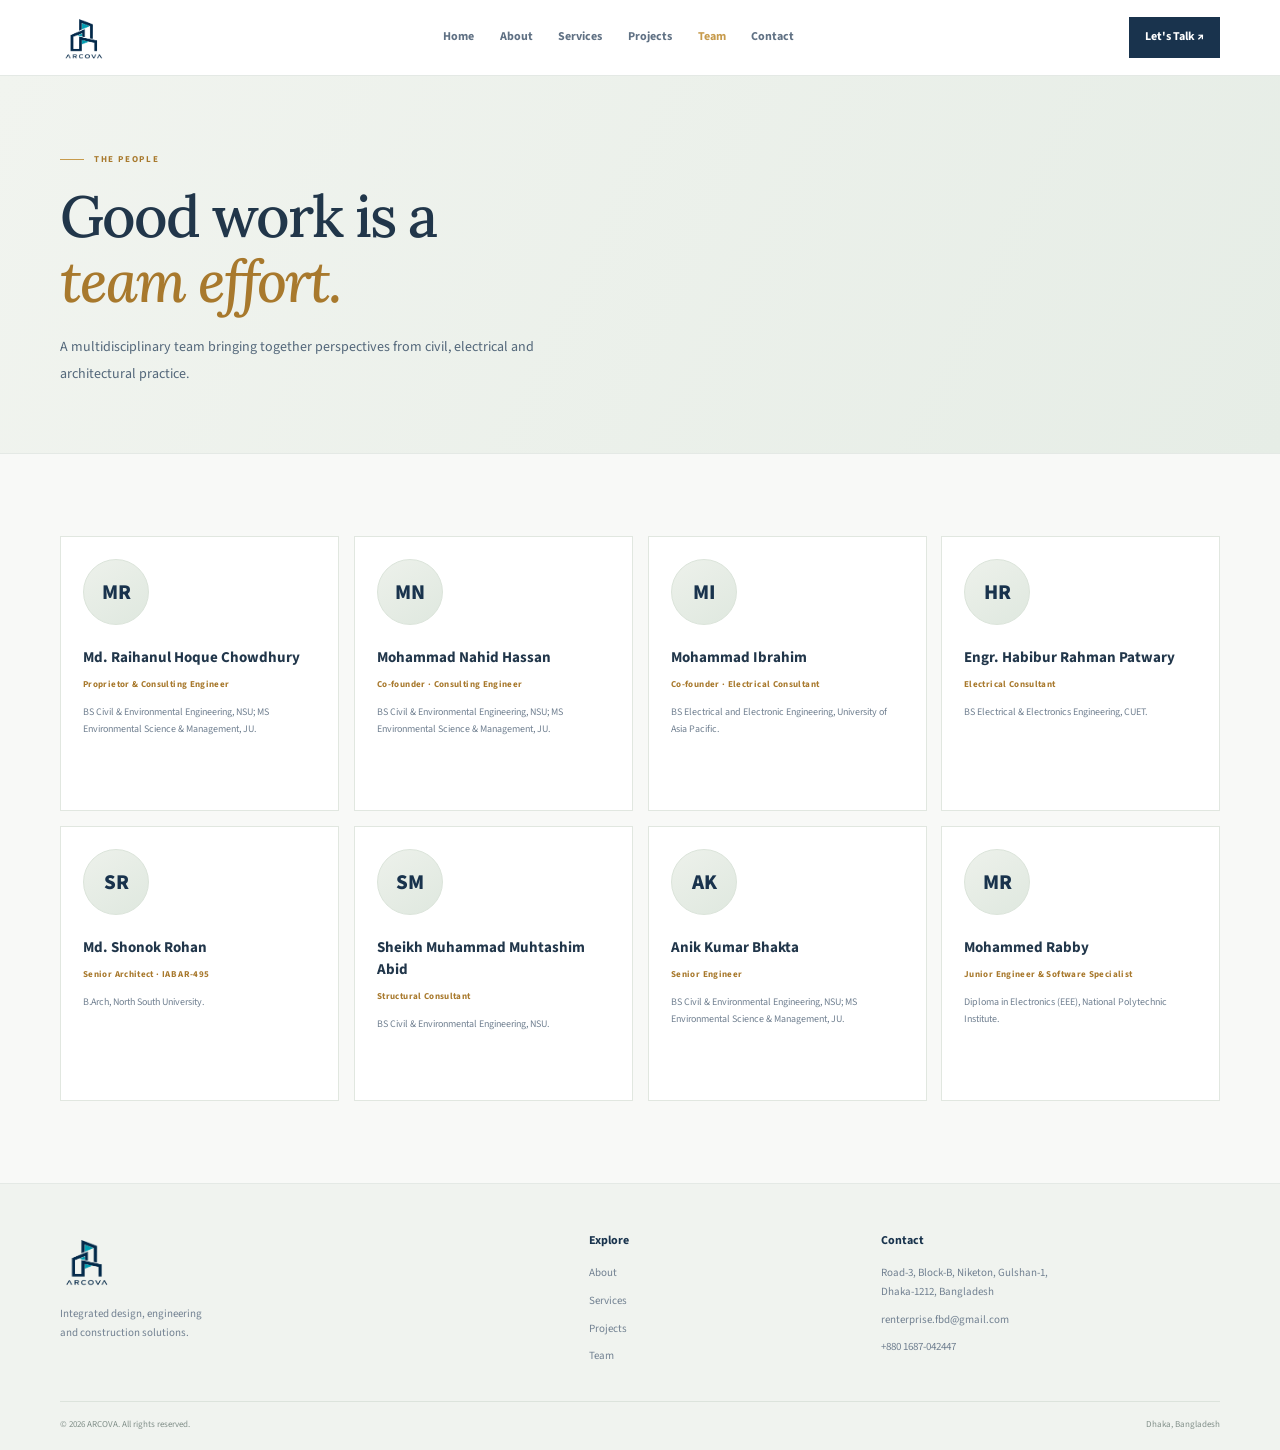
<file: team.html>
<!doctype html>
<html lang="en">
  <head>
    <meta charset="utf-8">
    <meta name="viewport" content="width=device-width,initial-scale=1">
    <title>Our Team | ARCOVA</title>
    <meta name="description" content="Meet the engineers, architects and consultants behind ARCOVA.">
    <link rel="preconnect" href="https://fonts.googleapis.com">
    <link rel="preconnect" href="https://fonts.gstatic.com" crossorigin>
    <link href="https://fonts.googleapis.com/css2?family=Lora:wght@400;500;600;700&family=Source+Sans+3:wght@400;500;600;700&display=swap" rel="stylesheet">
    <link rel="stylesheet" href="style.css">
  </head>
  <body>
    <header class="site-header">
      <div class="wrap nav">
        <a class="brand" href="index.html">
          <img class="brand-logo" src="img/Logo_Arcova.png" alt="ARCOVA — Build, Consultation & Design">
        </a>
        <button class="menu-toggle" aria-label="Toggle navigation" aria-expanded="false">☰</button>
        <nav class="menu" aria-label="Main navigation">
          <a  href="index.html">Home</a>
          <a  href="about.html">About</a>
          <a  href="services.html">Services</a>
          <a  href="projects.html">Projects</a>
          <a aria-current="page" href="team.html">Team</a>
          <a  href="contact.html">Contact</a>
        </nav>
        <a class="button small nav-cta" href="contact.html">Let's Talk ↗</a>
      </div>
    </header>
    <main>
      <section class="page-hero">
        <div class="wrap">
          <p class="eyebrow">THE PEOPLE</p>
          <h1>Good work is a<br>
          <em>team effort.</em>
        </h1>
        <p class="lead">A multidisciplinary team bringing together perspectives from civil, electrical and architectural practice.</p>
      </div>
    </section>
    <section class="section">
      <div class="wrap team-grid">
        <article class="team-card interactive-card">
          <div class="initials" aria-hidden="true">MR</div>
          <h3>Md. Raihanul Hoque Chowdhury</h3>
          <small>Proprietor & Consulting Engineer</small>
          <p>BS Civil & Environmental Engineering, NSU; MS Environmental Science & Management, JU.</p>
        </article>
        <article class="team-card interactive-card">
          <div class="initials" aria-hidden="true">MN</div>
          <h3>Mohammad Nahid Hassan</h3>
          <small>Co-founder · Consulting Engineer</small>
          <p>BS Civil & Environmental Engineering, NSU; MS Environmental Science & Management, JU.</p>
        </article>
        <article class="team-card interactive-card">
          <div class="initials" aria-hidden="true">MI</div>
          <h3>Mohammad Ibrahim</h3>
          <small>Co-founder · Electrical Consultant</small>
          <p>BS Electrical and Electronic Engineering, University of Asia Pacific.</p>
        </article>
        <article class="team-card interactive-card">
          <div class="initials" aria-hidden="true">HR</div>
          <h3>Engr. Habibur Rahman Patwary</h3>
          <small>Electrical Consultant</small>
          <p>BS Electrical & Electronics Engineering, CUET.</p>
        </article>
        <article class="team-card interactive-card">
          <div class="initials" aria-hidden="true">SR</div>
          <h3>Md. Shonok Rohan</h3>
          <small>Senior Architect · IAB AR-495</small>
          <p>B.Arch, North South University.</p>
        </article>
        <article class="team-card interactive-card">
          <div class="initials" aria-hidden="true">SM</div>
          <h3>Sheikh Muhammad Muhtashim Abid</h3>
          <small>Structural Consultant</small>
          <p>BS Civil & Environmental Engineering, NSU.</p>
        </article>
        <article class="team-card interactive-card">
          <div class="initials" aria-hidden="true">AK</div>
          <h3>Anik Kumar Bhakta</h3>
          <small>Senior Engineer</small>
          <p>BS Civil & Environmental Engineering, NSU; MS Environmental Science & Management, JU.</p>
        </article>
        <article class="team-card interactive-card">
          <div class="initials" aria-hidden="true">MR</div>
          <h3>Mohammed Rabby</h3>
          <small>Junior Engineer & Software Specialist</small>
          <p>Diploma in Electronics (EEE), National Polytechnic Institute.</p>
        </article>
      </div>
    </section>
  </main>
  <footer class="site-footer">
    <div class="wrap footer-grid">
      <div>
        <a class="brand footer-brand" href="index.html">
          <img class="brand-logo" src="img/Logo_Arcova.png" alt="ARCOVA — Build, Consultation & Design">
        </a>
        <p>Integrated design, engineering<br>and construction solutions.</p>
      </div>
      <div>
        <b>Explore</b>
        <a href="about.html">About</a>
        <a href="services.html">Services</a>
        <a href="projects.html">Projects</a>
        <a href="team.html">Team</a>
      </div>
      <div>
        <b>Contact</b>
        <span>Road-3, Block-B, Niketon, Gulshan-1,<br>Dhaka-1212, Bangladesh</span>
        <a href="mailto:renterprise.fbd@gmail.com">renterprise.fbd@gmail.com</a>
        <a href="tel:+8801687042447">+880 1687-042447</a>
      </div>
    </div>
    <div class="wrap copyright">© 2026 ARCOVA. All rights reserved. <span>Dhaka, Bangladesh</span>
  </div>
</footer>
<script src="script.js">
</script>
</body>
</html>
</file>
<file: style.css>
:root
{
  --navy:#19334d;
  --deep:#10283f;
  --ink:#21364a;
  --muted:#718091;
  --gold:#c79b4c;
  --sage:#edf1eb;
  --paper:#f8f9f7;
  --line:#e4e9e5;
  --serif:'Lora',Georgia,serif;
  --sans:'Source Sans 3',Arial,sans-serif;
  --display:'Source Sans 3',Arial,sans-serif
}
*
{
  box-sizing:border-box
}
html
{
  scroll-behavior:smooth
}
body
{
  margin:0;
  background:var(--paper);
  color:var(--ink);
  font:15px/1.7 var(--sans)
}
a
{
  color:inherit;
  text-decoration:none
}
img
{
  display:block;
  width:100%;
  object-fit:cover
}
.wrap
{
  width:min(1160px,calc(100% - 44px));
  margin:auto
}
.site-header
{
  height:76px;
  position:sticky;
  top:0;
  z-index:20;
  background:#ffffffed;
  backdrop-filter:blur(12px);
  border-bottom:1px solid var(--line)
}
.nav
{
  height:100%;
  display:flex;
  align-items:center;
  justify-content:space-between;
  gap:25px
}
.brand
{
  display:flex;
  align-items:center;
  gap:10px;
  flex-shrink:0
}
.brand-logo
{
  display:block;
  width:auto;
  height:52px;
  max-width:190px;
  object-fit:contain
}
.footer-brand .brand-logo
{
  height:58px;
  max-width:210px
}
.brand-mark
{
  font:800 36px/1 var(--display);
  color:var(--navy);
  position:relative
}
.brand-mark span
{
  font-size:12px;
  color:var(--gold);
  position:absolute;
  right:-4px;
  bottom:4px
}
.brand strong,.brand small
{
  display:block;
  line-height:1.3
}
.brand strong
{
  font:800 20px var(--display);
  letter-spacing:.05em
}
.brand small
{
  font-size:8px;
  letter-spacing:.13em;
  color:var(--muted)
}
.menu
{
  display:flex;
  gap:clamp(12px,2vw,27px)
}
.menu a
{
  font-size:12px;
  font-weight:700;
  color:#607184;
  transition:color .2s
}
.menu a:hover,.menu a[aria-current=page]
{
  color:var(--gold)
}
.menu-toggle
{
  display:none;
  background:none;
  border:0;
  font-size:24px;
  color:var(--navy);
  cursor:pointer
}
.button
{
  display:inline-block;
  background:var(--navy);
  color:white;
  padding:13px 19px;
  font-size:12px;
  font-weight:700;
  border:1px solid var(--navy);
  transition:transform .2s,box-shadow .2s,background .2s
}
.button:hover
{
  background:var(--gold);
  border-color:var(--gold);
  color:var(--deep);
  transform:translateY(-2px);
  box-shadow:0 10px 24px #19334d20
}
.button.small
{
  padding:9px 15px
}
.hero
{
  padding:65px 0 22px;
  background:linear-gradient(115deg,#f8f9f7,#f2f5f0 58%,#e6ede6);
  overflow:hidden
}
.hero-grid
{
  display:grid;
  grid-template-columns:.95fr 1.05fr;
  align-items:center;
  gap:45px;
  min-height:440px
}
.eyebrow
{
  font-size:9px;
  letter-spacing:.18em;
  font-weight:700;
  color:#a8792d;
  margin:0 0 17px
}
.eyebrow:before
{
  content:'';
  display:inline-block;
  width:24px;
  height:1px;
  background:var(--gold);
  vertical-align:middle;
  margin-right:10px
}
h1,h2
{
  font-family:var(--serif);
  font-weight:500;
  letter-spacing:-.035em
}
h1
{
  font-size:clamp(42px,5vw,66px);
  line-height:1.12;
  margin:0;
  font-weight:500
}
h1 em,h2 em
{
  font-family:var(--serif);
  font-weight:500;
  color:#a8792d
}
.lead
{
  max-width:490px;
  color:#53677a;
  font-size:14px;
  line-height:1.9;
  margin:20px 0 25px
}
.actions
{
  display:flex;
  align-items:center;
  gap:24px
}
.plain-link,.text-link
{
  font-size:12px;
  font-weight:700
}
.plain-link:hover,.text-link:hover
{
  color:var(--gold)
}
.location
{
  font-size:9px;
  letter-spacing:.13em;
  color:#87938f;
  margin-top:45px
}
.hero-art
{
  height:420px;
  position:relative
}
.hero-image
{
  position:absolute;
  right:3%;
  top:2%;
  width:77%;
  height:88%;
  border-radius:170px 170px 3px 3px;
  box-shadow:0 18px 50px #19334d20
}
.inset-image
{
  position:absolute;
  left:0;
  bottom:1%;
  width:39%;
  height:39%;
  padding:7px;
  background:white;
  box-shadow:0 15px 35px #19334d25
}
.image-note
{
  position:absolute;
  right:0;
  bottom:5%;
  background:white;
  padding:12px 17px;
  box-shadow:0 12px 30px #19334d20
}
.image-note b,.image-note small
{
  display:block
}
.image-note b
{
  font-size:11px
}
.image-note small
{
  font-size:9px;
  color:var(--muted)
}
.hero-strip
{
  display:flex;
  align-items:center;
  gap:12px;
  font-size:9px;
  font-weight:700;
  letter-spacing:.13em;
  color:#82908a;
  margin-top:24px
}
.hero-strip i
{
  color:var(--gold)
}
.hero-strip span
{
  height:1px;
  background:#d8dfd8;
  flex:1
}
.intro
{
  background:white;
  padding:30px 0;
  border-bottom:1px solid var(--line)
}
.intro-grid
{
  display:grid;
  grid-template-columns:1fr 2fr auto;
  align-items:center;
  gap:40px
}
.intro h2
{
  font-size:20px;
  line-height:1.4;
  letter-spacing:-.02em;
  margin:0
}
.intro strong
{
  color:#a8792d
}
.intro p
{
  font-size:12px;
  color:#596d7e;
  margin:0
}
.circle
{
  width:42px;
  height:42px;
  border:1px solid #d7dfd9;
  border-radius:50%;
  display:grid;
  place-items:center;
  color:#a8792d;
  font-size:20px
}
.section
{
  padding:82px 0
}
.page-hero
{
  padding:76px 0 66px;
  background:linear-gradient(115deg,#f1f4ef,#e6ede6);
  border-bottom:1px solid var(--line)
}
.page-hero h1
{
  font-size:clamp(38px,5vw,58px)
}
.page-hero .lead
{
  margin-bottom:0
}
.section-head
{
  display:flex;
  justify-content:space-between;
  align-items:end;
  gap:40px;
  margin-bottom:35px
}
.section-head>p
{
  max-width:360px;
  color:#596d7e;
  font-size:12px;
  margin:0 0 5px
}
h2
{
  font-size:clamp(35px,4vw,49px);
  line-height:1.12;
  margin:0
}
.about-grid
{
  display:grid;
  grid-template-columns:1fr 1fr;
  gap:75px;
  align-items:center
}
.about-image
{
  position:relative;
  padding:0 35px 35px 0
}
.about-image>img
{
  height:430px;
  border-radius:3px 85px 3px 3px
}
.caption
{
  position:absolute;
  right:0;
  bottom:0;
  background:white;
  padding:14px 20px;
  box-shadow:0 12px 35px #19334d1c;
  min-width:190px
}
.caption>*
{
  display:block
}
.caption small
{
  font-size:8px;
  color:#a8792d;
  letter-spacing:.13em
}
.caption b
{
  font:700 16px var(--display)
}
.caption span
{
  font-size:10px;
  color:var(--muted)
}
.about-grid>div:last-child>p:not(.eyebrow)
{
  font-size:12px;
  color:#596d7e;
  line-height:1.9
}
.values
{
  display:flex;
  gap:22px;
  border-top:1px solid var(--line);
  margin-top:27px;
  padding-top:16px
}
.values span
{
  font-size:9px;
  color:var(--muted)
}
.values b
{
  display:block;
  color:#a8792d;
  font:700 15px var(--display)
}
.services
{
  background:#edf1eb
}
.service-grid
{
  display:grid;
  grid-template-columns:repeat(4,1fr);
  gap:13px
}
.service-grid article,.team-card,.client-cards article
{
  background:white;
  border:1px solid #e1e7e0;
  padding:22px 19px;
  min-height:220px;
  transition:transform .22s,box-shadow .22s,border-color .22s;
  position:relative;
  overflow:hidden
}
.service-grid article:hover,.team-card:hover,.client-cards article:hover,.project-preview article:hover
{
  transform:translateY(-5px);
  box-shadow:0 16px 38px #19334d18;
  border-color:#d4c39e
}
.service-grid small,.projects small,.team-card small,.client-cards small
{
  display:block;
  font-size:8px;
  letter-spacing:.14em;
  color:#a8792d;
  font-weight:700
}
.service-grid article>b
{
  display:block;
  font:30px var(--serif);
  color:var(--gold);
  margin:15px 0 6px
}
.service-grid h3,.projects h3
{
  font:700 15px/1.4 var(--display);
  margin:0 0 8px
}
.service-grid p,.projects p
{
  font-size:10px;
  line-height:1.75;
  color:var(--muted);
  margin:0
}
.service-grid-wide
{
  grid-template-columns:repeat(4,1fr)
}
.text-link
{
  display:inline-block;
  margin-top:22px;
  color:var(--navy)
}
.process,.contact-band
{
  background:var(--deep);
  color:white;
  padding:78px 0
}
.process-grid
{
  display:grid;
  grid-template-columns:.85fr 1.15fr;
  gap:80px
}
.light
{
  color:#e3c17f
}
.process-grid>div:first-child>p:not(.eyebrow)
{
  font-size:12px;
  color:#bdcbd3;
  max-width:350px;
  margin:19px 0 25px
}
.pale
{
  background:white;
  color:var(--navy);
  border-color:white
}
.steps>div
{
  display:flex;
  gap:20px;
  align-items:center;
  padding:15px 0;
  border-bottom:1px solid #ffffff26
}
.steps>div:first-child
{
  border-top:1px solid #ffffff26
}
.steps b
{
  font:700 12px var(--display);
  color:#e3c17f
}
.steps strong,.steps small
{
  display:block
}
.steps strong
{
  font:600 14px var(--display)
}
.steps small
{
  font-size:10px;
  color:#b7c4cc
}
.filters
{
  display:flex;
  flex-wrap:wrap;
  gap:8px;
  margin:0 0 24px
}
.filters button
{
  padding:8px 15px;
  border:1px solid #d9e1dc;
  background:transparent;
  color:#596d7e;
  font:600 10px var(--sans);
  cursor:pointer;
  transition:.2s
}
.filters button.active,.filters button:hover
{
  background:var(--navy);
  border-color:var(--navy);
  color:white
}
.projects
{
  display:grid;
  grid-template-columns:repeat(3,1fr);
  gap:24px 17px
}
.projects article
{
  padding-bottom:12px;
  transition:transform .2s,box-shadow .2s
}
.projects article[hidden]
{
  display:none
}
.projects article img
{
  height:220px;
  margin-bottom:13px
}
.projects article small,.projects article h3,.projects article p
{
  margin-left:2px
}
.projects article h3
{
  margin-top:4px
}
.project-preview
{
  display:grid;
  grid-template-columns:repeat(3,1fr);
  gap:18px
}
.project-preview article
{
  background:white;
  padding:10px;
  border:1px solid var(--line);
  transition:.2s
}
.project-preview img
{
  height:220px;
  margin-bottom:13px
}
.project-preview small
{
  font-size:8px;
  letter-spacing:.13em;
  color:#a8792d;
  font-weight:700
}
.project-preview h3
{
  font:700 15px var(--display);
  margin:4px 0
}
.fineprint
{
  font-size:10px;
  color:var(--muted);
  margin-top:22px
}
.client-cards
{
  display:grid;
  grid-template-columns:repeat(2,1fr);
  gap:14px
}
.client-cards article
{
  min-height:120px;
  display:flex;
  flex-direction:column;
  justify-content:center;
  gap:12px
}
.client-cards strong
{
  font:700 16px var(--display)
}
.team-grid
{
  display:grid;
  grid-template-columns:repeat(4,1fr);
  gap:15px
}
.team-card
{
  min-height:275px;
  padding:22px
}
.team-card .initials
{
  width:66px;
  height:66px;
  border-radius:50%;
  display:grid;
  place-items:center;
  background:linear-gradient(145deg,#edf1eb,#dfe8df);
  color:var(--navy);
  font:800 21px var(--display);
  border:1px solid #dbe4da;
  margin-bottom:22px
}
.team-card h3
{
  font:700 15px/1.45 var(--display);
  margin:0 0 8px
}
.team-card small
{
  letter-spacing:.04em;
  font-size:9px
}
.team-card p
{
  font-size:10px;
  line-height:1.7;
  color:var(--muted);
  margin:12px 0 0
}
.contact-band
{
  padding:55px 0
}
.band-inner
{
  display:flex;
  justify-content:space-between;
  align-items:center;
  gap:30px
}
.band-inner h2
{
  font-size:clamp(30px,4vw,44px)
}
.contact-grid
{
  display:grid;
  grid-template-columns:.9fr 1.1fr;
  gap:80px
}
.contact-page h2
{
  font-size:clamp(34px,4vw,48px)
}
.contact-page>div>p:not(.eyebrow)
{
  font-size:12px;
  color:#596d7e;
  margin:20px 0
}
.contact-info
{
  display:grid;
  gap:12px;
  margin-top:28px;
  font-size:12px;
  color:#53677a
}
.contact-info a:hover
{
  color:var(--gold)
}
.enquiry-form
{
  background:white;
  border:1px solid var(--line);
  padding:28px;
  box-shadow:0 12px 35px #19334d0c;
  display:grid;
  gap:15px
}
.enquiry-form label
{
  font-size:11px;
  font-weight:700;
  color:var(--ink);
  display:grid;
  gap:6px
}
.enquiry-form input,.enquiry-form select,.enquiry-form textarea
{
  width:100%;
  border:1px solid #dce3de;
  background:#fbfcfa;
  padding:12px;
  font:12px var(--sans);
  color:var(--ink);
  outline:none
}
.enquiry-form input:focus,.enquiry-form select:focus,.enquiry-form textarea:focus
{
  border-color:var(--gold);
  box-shadow:0 0 0 3px #c79b4c20
}
.gold
{
  background:var(--gold);
  border-color:var(--gold);
  color:var(--deep);
  cursor:pointer
}
.form-note
{
  font-size:9px;
  color:var(--muted)
}
.site-footer
{
  background:#f0f3ef;
  padding:48px 0 18px;
  border-top:1px solid var(--line)
}
.footer-grid
{
  display:grid;
  grid-template-columns:1.4fr .7fr 1fr;
  gap:55px;
  padding-bottom:35px
}
.footer-grid>div
{
  display:flex;
  flex-direction:column;
  align-items:flex-start;
  gap:9px
}
.footer-grid p,.footer-grid span,.footer-grid a:not(.brand)
{
  font-size:11px;
  color:#718091;
  margin:0
}
.footer-grid b
{
  font:700 12px var(--display);
  color:var(--navy);
  margin-bottom:6px
}
.footer-grid a:hover
{
  color:var(--gold)
}
.footer-brand
{
  margin-bottom:6px
}
.copyright
{
  border-top:1px solid #dce3dc;
  padding-top:15px;
  font-size:9px;
  color:#82908a;
  display:flex;
  justify-content:space-between
}
.interactive-card
{
  background-image:none
}
.interactive-card:hover
{
  box-shadow:0 16px 38px #19334d18
}
.team-card,.client-cards article,.service-grid article
{
  will-change:transform
}
.menu a:focus-visible,.button:focus-visible,.filters button:focus-visible
{
  outline:2px solid var(--gold);
  outline-offset:3px
}
@media(max-width:900px)
{
  .menu
  {
    gap:12px
  }
  .menu a
  {
    font-size:10px
  }
  .nav-cta
  {
    display:none
  }
  .service-grid,.service-grid-wide,.team-grid
  {
    grid-template-columns:repeat(2,1fr)
  }
  .hero-grid
  {
    gap:25px
  }
  .process-grid,.contact-grid
  {
    gap:40px
  }
  .about-grid
  {
    gap:40px
  }
}
@media(max-width:680px)
{
  .wrap
  {
    width:min(100% - 32px,560px)
  }
  .site-header
  {
    height:68px
  }
  .menu-toggle
  {
    display:block;
    order:3
  }
  .menu
  {
    display:none;
    position:absolute;
    top:68px;
    left:0;
    right:0;
    background:white;
    padding:14px 22px 20px;
    border-bottom:1px solid var(--line);
    box-shadow:0 15px 25px #19334d12;
    flex-direction:column;
    gap:0
  }
  .menu.open
  {
    display:flex
  }
  .menu a
  {
    padding:11px 0;
    font-size:13px;
    border-bottom:1px solid #edf0ed
  }
  .hero
  {
    padding-top:42px
  }
  .hero-grid
  {
    grid-template-columns:1fr;
    min-height:0
  }
  .hero-art
  {
    height:330px;
    margin-top:8px
  }
  .hero-image
  {
    height:90%
  }
  .location
  {
    margin-top:25px
  }
  .hero-strip
  {
    font-size:7px;
    gap:7px
  }
  .intro-grid
  {
    grid-template-columns:1fr auto;
    gap:14px
  }
  .intro-grid p
  {
    grid-column:1/-1;
    grid-row:2
  }
  .section
  {
    padding:62px 0
  }
  .page-hero
  {
    padding:55px 0 48px
  }
  .section-head
  {
    display:block
  }
  .section-head>p
  {
    margin-top:18px
  }
  .about-grid,.process-grid,.contact-grid
  {
    grid-template-columns:1fr;
    gap:35px
  }
  .about-image>img
  {
    height:320px
  }
  .service-grid,.service-grid-wide,.team-grid
  {
    grid-template-columns:1fr 1fr;
    gap:10px
  }
  .service-grid article,.team-card
  {
    padding:17px 14px;
    min-height:0
  }
  .team-card .initials
  {
    width:55px;
    height:55px;
    margin-bottom:15px
  }
  .projects
  {
    grid-template-columns:1fr 1fr;
    gap:20px 12px
  }
  .projects article img,.project-preview img
  {
    height:160px
  }
  .project-preview
  {
    grid-template-columns:1fr
  }
  .project-preview img
  {
    height:210px
  }
  .client-cards
  {
    grid-template-columns:1fr
  }
  .values
  {
    flex-wrap:wrap
  }
  .footer-grid
  {
    grid-template-columns:1fr 1fr;
    gap:28px
  }
  .footer-grid>div:first-child
  {
    grid-column:1/-1
  }
  .copyright
  {
    gap:10px;
    flex-direction:column
  }
  .band-inner
  {
    align-items:flex-start;
    flex-direction:column
  }
  .enquiry-form
  {
    padding:20px
  }
}
@media(max-width:390px)
{
  .service-grid,.service-grid-wide,.team-grid,.projects
  {
    grid-template-columns:1fr
  }
  .actions
  {
    align-items:flex-start;
    flex-direction:column;
    gap:13px
  }
  .hero-art
  {
    height:275px
  }
}
@media(prefers-reduced-motion:reduce)
{
  *,*::before,*::after
  {
    scroll-behavior:auto!important;
    transition:none!important;
    animation:none!important
  }
}
/* Homepage client-name carousel */
.client-slider
{
  overflow: hidden;
  width: 100%;
}
.client-track
{
  display: flex;
  gap: 16px;
  transition: transform .75s cubic-bezier(.22, .61, .36, 1);
  will-change: transform;
}
.client-slide
{
  flex: 0 0 calc((100% - 32px) / 3);
  min-height: 142px;
  padding: 22px;
  display: flex;
  flex-direction: column;
  justify-content: center;
  gap: 15px;
  background: #fff;
  border: 1px solid var(--line);
  transition: box-shadow .35s ease, border-color .35s ease, transform .35s ease;
}
.client-slide strong
{
  font: 700 16px/1.45 var(--display);
  color: var(--navy);
}
.client-slider-controls
{
  display: flex;
  align-items: center;
  justify-content: space-between;
  gap: 20px;
}
.client-slider-controls .fineprint
{
  margin: 12px 0 0;
}
.client-slider-controls > div
{
  display: flex;
  gap: 8px;
}
.slider-arrow
{
  width: 38px;
  height: 38px;
  border: 1px solid #dce3dc;
  border-radius: 50%;
  background: #fff;
  color: var(--navy);
  font-size: 18px;
  cursor: pointer;
  transition: background .25s ease, color .25s ease, border-color .25s ease;
}
.slider-arrow:hover
{
  background: var(--navy);
  color: #fff;
  border-color: var(--navy);
}
@media (max-width: 900px)
{
  .client-slide
  {
    flex-basis: calc((100% - 16px) / 2);
  }
}
@media (max-width: 580px)
{
  .client-slide
  {
    flex-basis: 100%;
  }
  .client-slider-controls
  {
    align-items: flex-start;
  }
}
/* Cursor-following effects intentionally removed for a cleaner, more refined interface. */
@media (prefers-reduced-motion: reduce)
{
  .client-track
  {
    transition: none !important;
  }
}
</file>
